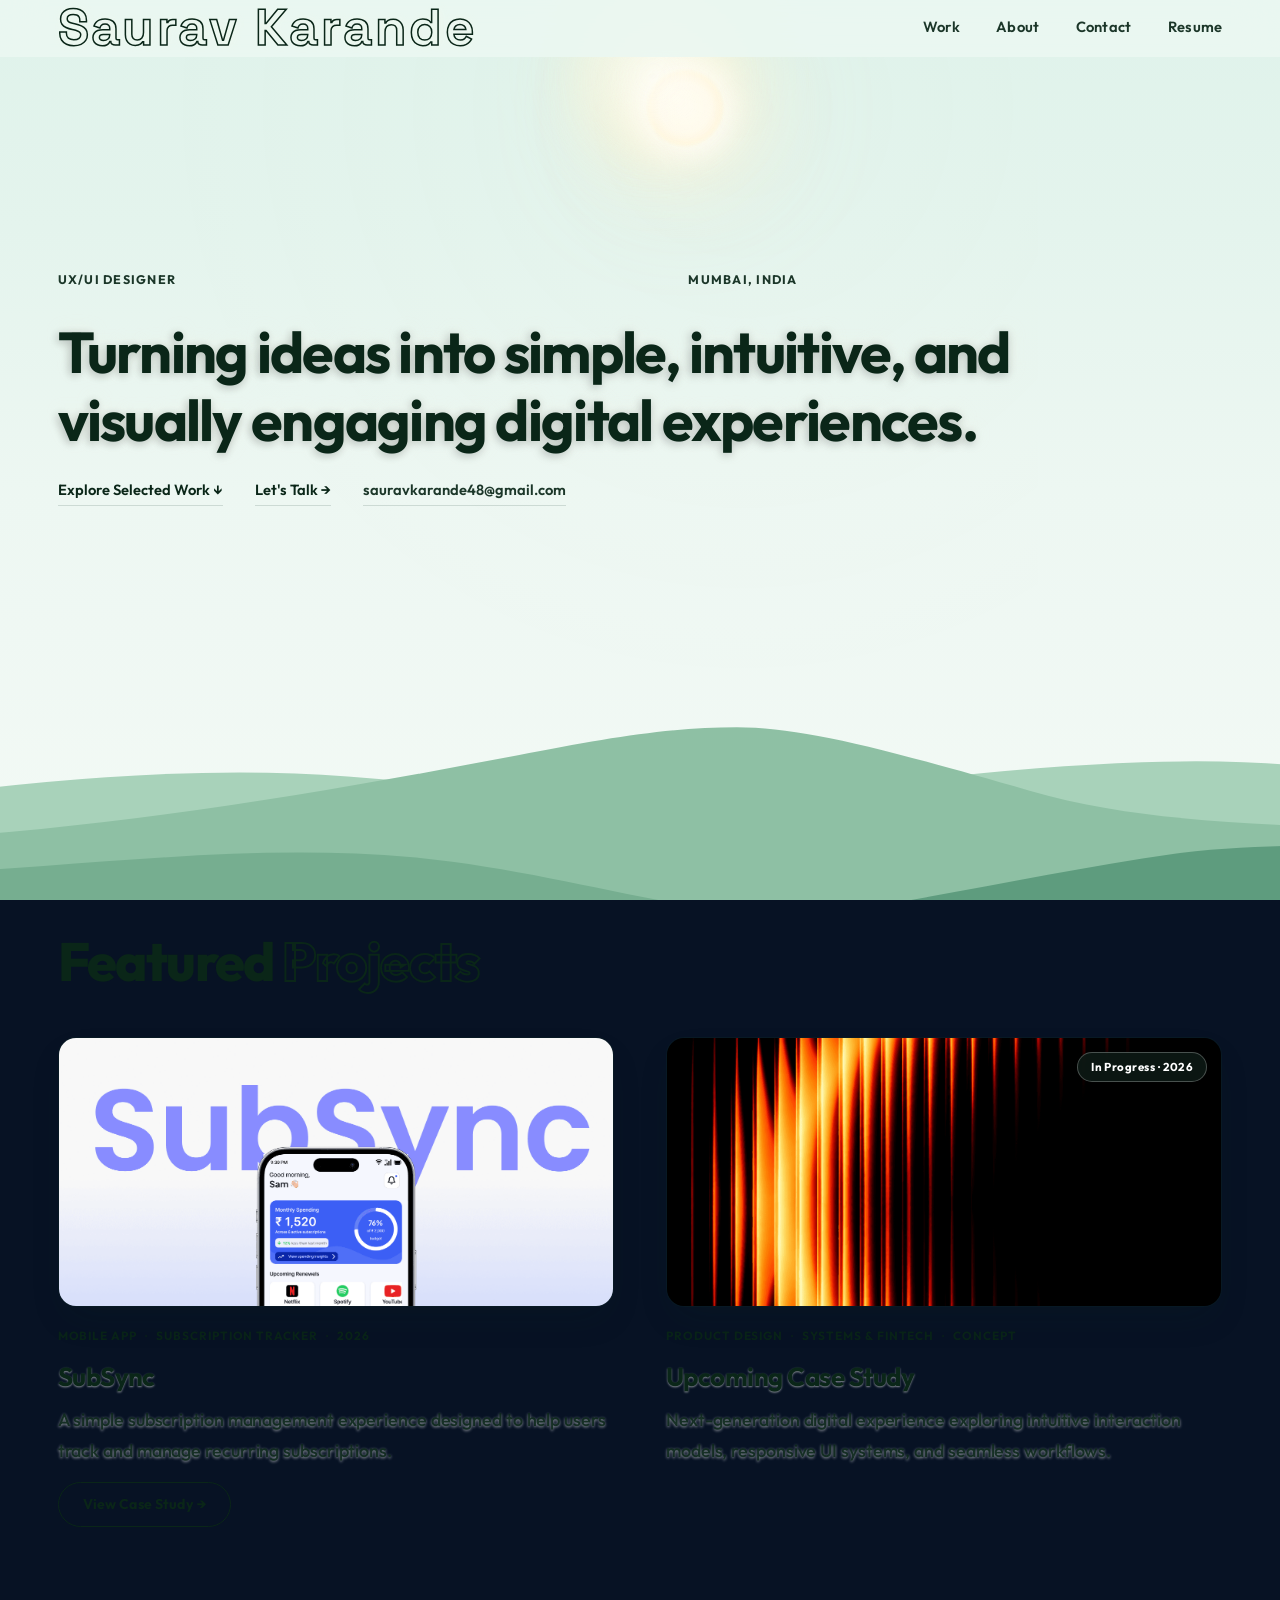
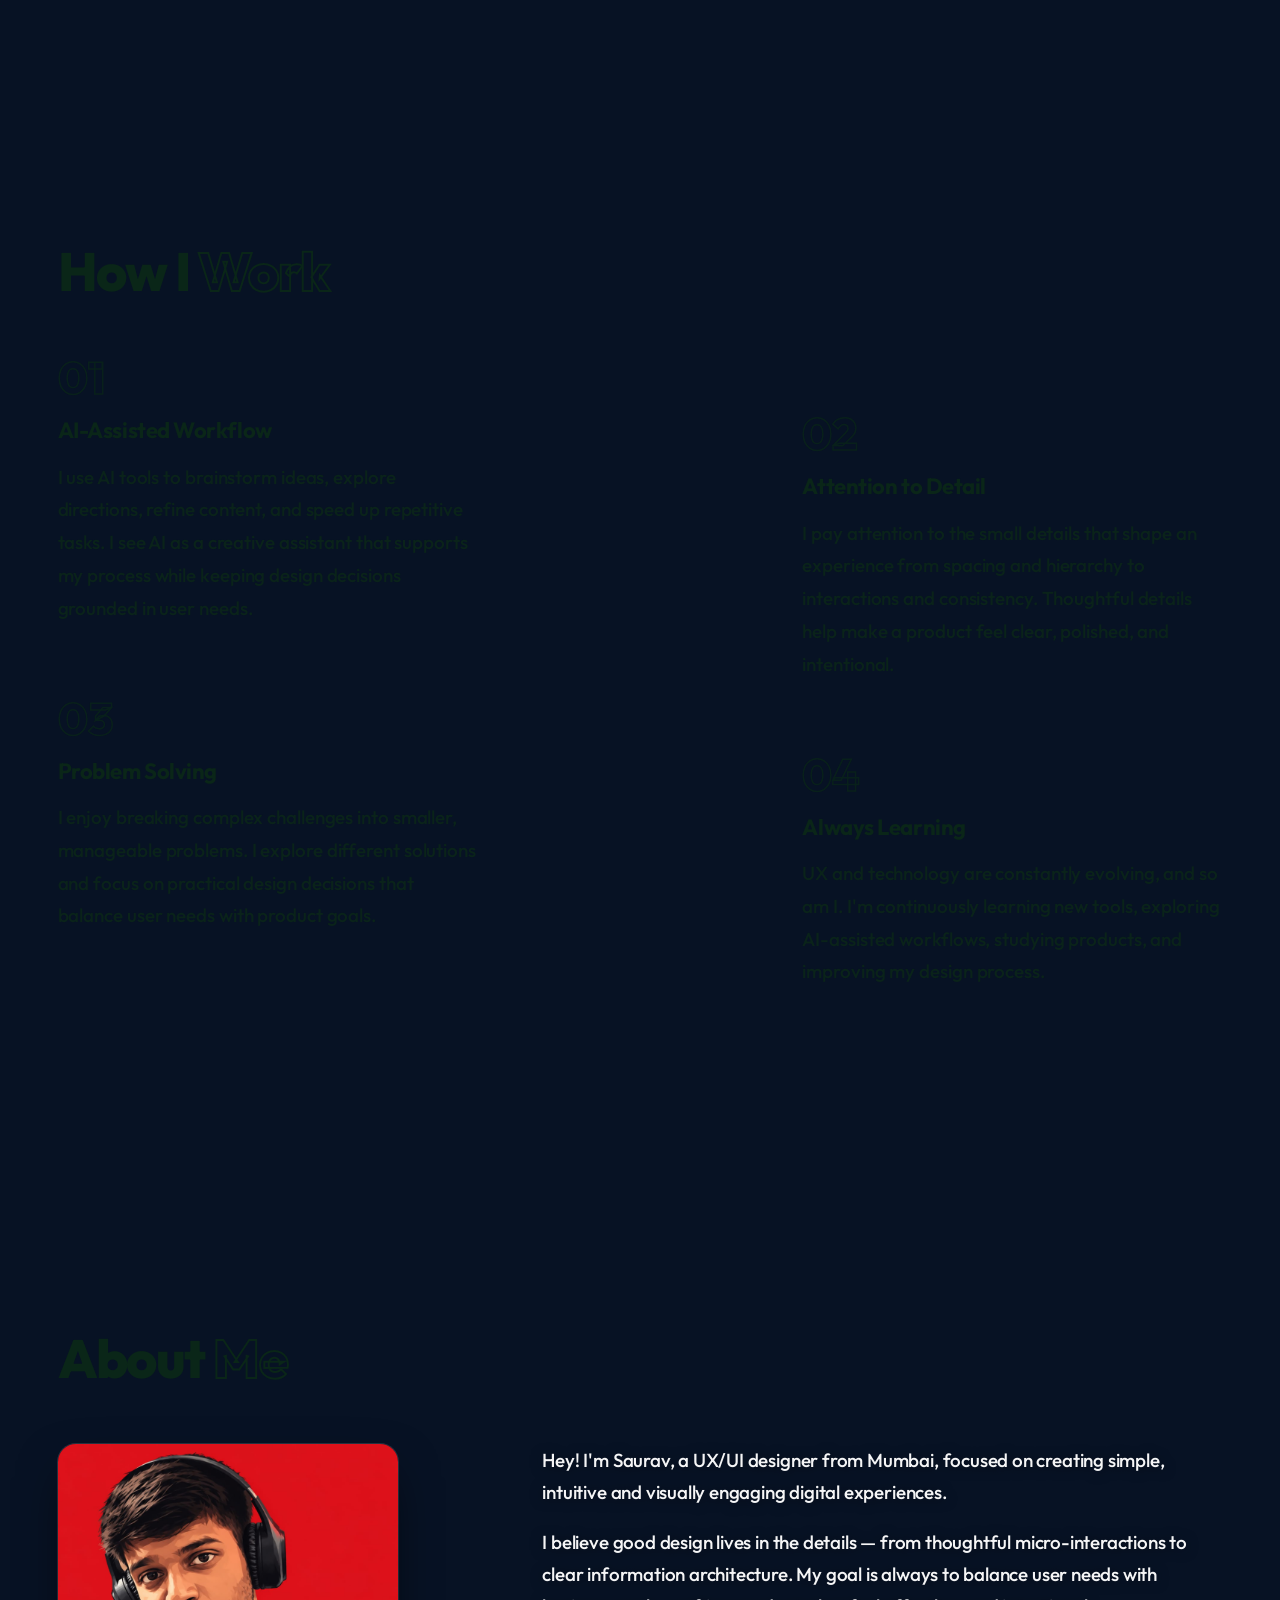
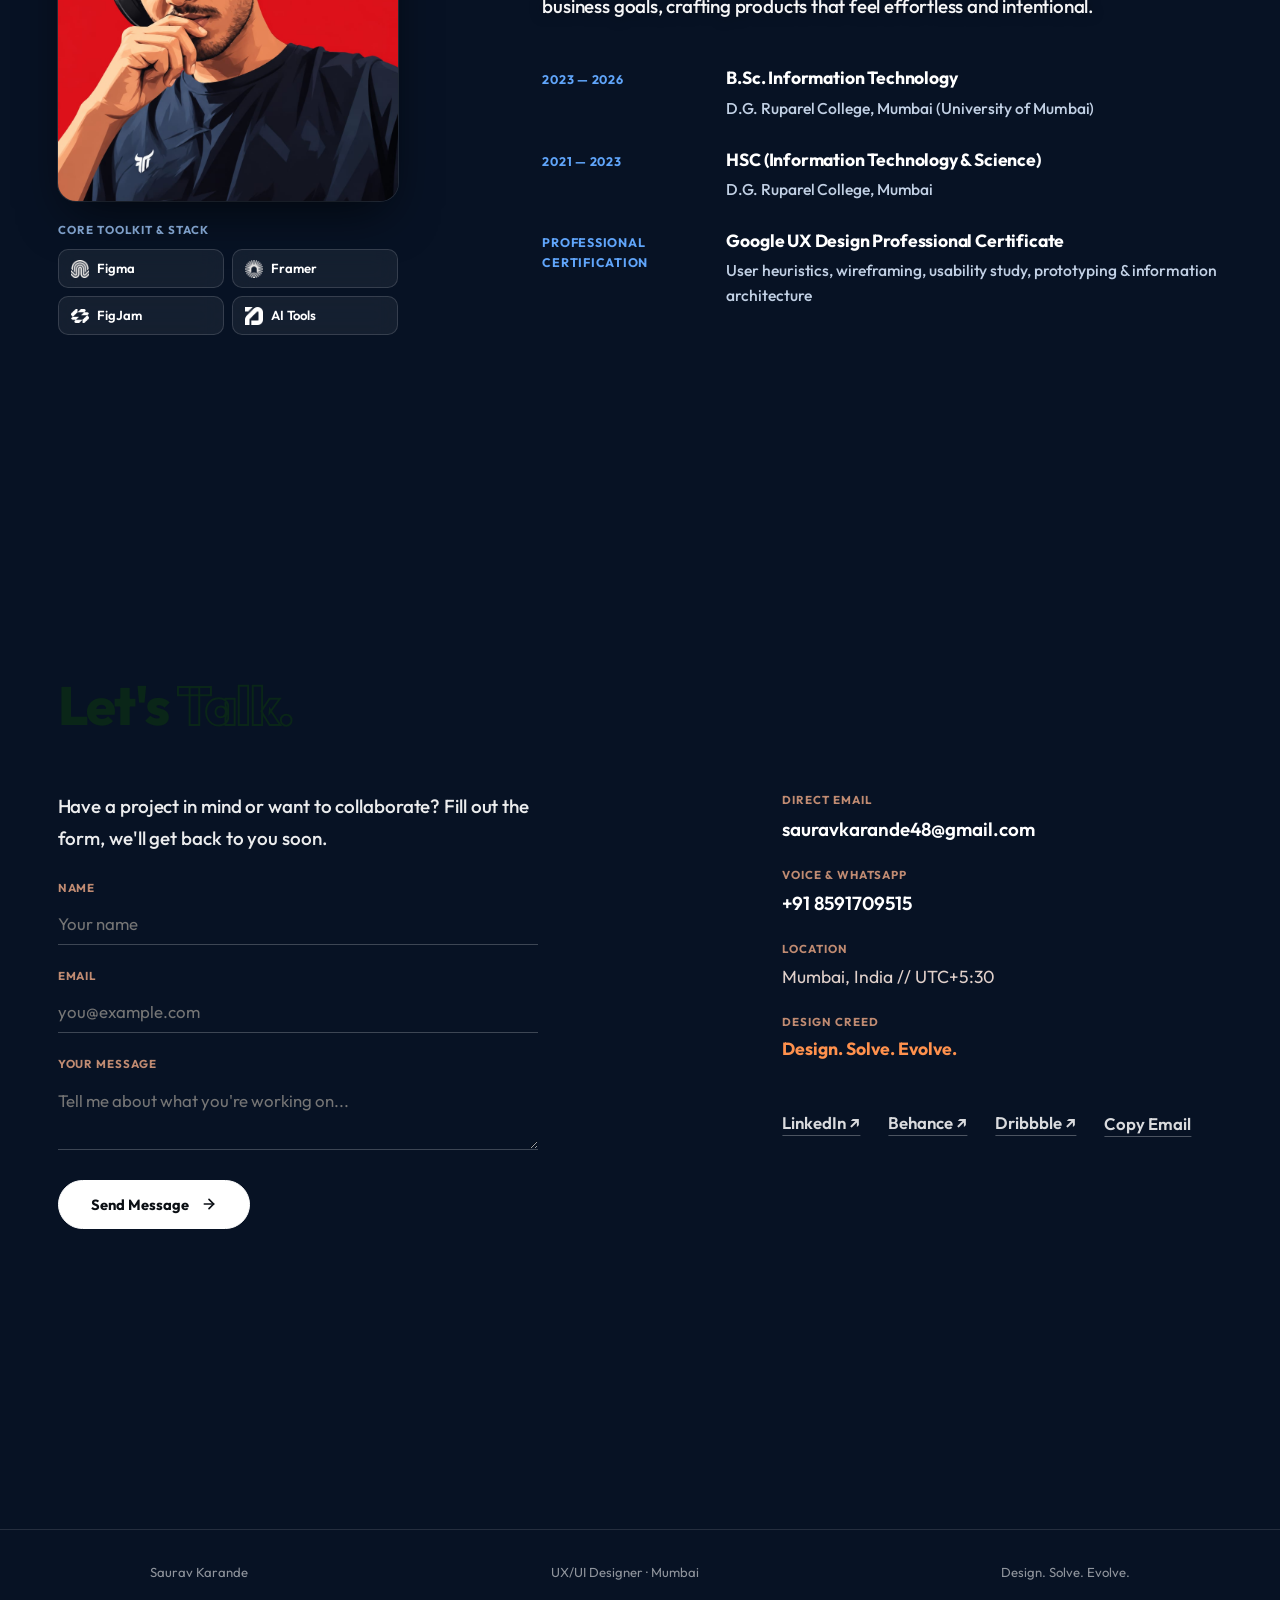
<file: index.html>
<!DOCTYPE html>
<html lang="en">
<head>
  <meta charset="UTF-8">
  <meta name="viewport" content="width=device-width, initial-scale=1.0">
  <title>Saurav Karande — UX/UI Designer</title>
  <meta name="description" content="Portfolio of Saurav Karande. UX/UI Designer based in Mumbai, focused on creating simple, intuitive and visually engaging digital experiences.">
  
  <!-- Clean, Modern, Human Sans-Serif & Robust Geometric Typography -->
  <link rel="icon" type="image/png" href="images/saurav_avatar_sq.png">
  <link rel="preconnect" href="https://fonts.googleapis.com">
  <link rel="preconnect" href="https://fonts.gstatic.com" crossorigin>
  <link href="https://fonts.googleapis.com/css2?family=Outfit:wght@400;500;600;700;800&family=Plus+Jakarta+Sans:wght@400;500;600;700;800&family=Space+Grotesk:wght@600;700;800&display=swap" rel="stylesheet">
  
  <link rel="stylesheet" href="style.css">
</head>
<body>

  <!-- =========================================================================
       THE LIVING GEOLOGICAL HORIZON (8-Layer Panorama, Lower Placement)
       ========================================================================= -->
  <div class="geological-viewport" id="geoViewport" aria-hidden="true">
    
    <!-- Atmospheric Sky Backdrop -->
    <div class="strata-backdrop" id="strataBackdrop"></div>

    <!-- Celestial Rotating Star Field (Appears after sunset, rotates sideways on scroll) -->
    <div class="celestial-stars-wrap" id="starsWrap" aria-hidden="true">
      <canvas id="starsCanvas" class="stars-canvas"></canvas>
    </div>

    <!-- The Celestial Sun (Expansive upper sky headroom - Draggable) -->
    <div class="celestial-sun-wrap" id="sunWrap" title="Drag me across the sky" role="button" tabindex="0" aria-label="Celestial Sun (Draggable)">
      <div class="celestial-sun"></div>
      <div class="sun-corona"></div>
      <div class="sun-optical-flare" id="sunFlare"></div>
    </div>

    <!-- Full-Width Panoramic Mountain Strata (Resting low, rising on scroll) -->
    
    <!-- Layer 1: Distant ethereal horizon crests -->
    <div class="mountain-layer layer-1" data-speed="0.03" data-drift="0.01">
      <svg viewBox="-100 0 1800 1600" preserveAspectRatio="none" class="layer-svg">
        <path class="ridge-path" fill="var(--m-layer-1)" d="M -100 480 Q 220 430, 440 450 T 880 500 Q 1180 440, 1420 430 T 1800 480 L 1800 1600 L -100 1600 Z" />
      </svg>
    </div>

    <!-- Layer 2: The Grand Central Summit Peak -->
    <div class="mountain-layer layer-2" data-speed="0.06" data-drift="0.02">
      <svg viewBox="-100 0 1800 1600" preserveAspectRatio="none" class="layer-svg">
        <path class="ridge-path" fill="var(--m-layer-2)" d="M -100 540 C 180 520, 420 470, 650 420 C 760 395, 840 380, 920 380 C 1000 380, 1100 410, 1280 470 C 1460 530, 1640 510, 1800 540 L 1800 1600 L -100 1600 Z" />
      </svg>
    </div>

    <!-- Layer 3: Upper-mid undulating shoulders -->
    <div class="mountain-layer layer-3" data-speed="0.10" data-drift="-0.02">
      <svg viewBox="-100 0 1800 1600" preserveAspectRatio="none" class="layer-svg">
        <path class="ridge-path" fill="var(--m-layer-3)" d="M -100 590 C 140 575, 320 545, 520 565 C 700 585, 840 645, 1020 655 C 1200 665, 1440 605, 1800 585 L 1800 1600 L -100 1600 Z" />
      </svg>
    </div>

    <!-- Layer 4: Prominent mid-distance crest -->
    <div class="mountain-layer layer-4" data-speed="0.15" data-drift="0.03">
      <svg viewBox="-100 0 1800 1600" preserveAspectRatio="none" class="layer-svg">
        <path class="ridge-path" fill="var(--m-layer-4)" d="M -100 660 C 200 640, 500 670, 800 670 C 1000 670, 1220 600, 1460 560 C 1600 540, 1720 550, 1800 570 L 1800 1600 L -100 1600 Z" />
      </svg>
    </div>

    <!-- Layer 5: Lower-mid rolling range -->
    <div class="mountain-layer layer-5" data-speed="0.20" data-drift="-0.03">
      <svg viewBox="-100 0 1800 1600" preserveAspectRatio="none" class="layer-svg">
        <path class="ridge-path" fill="var(--m-layer-5)" d="M -100 720 C 140 690, 340 680, 500 720 C 680 755, 860 810, 1080 820 C 1320 830, 1560 760, 1800 740 L 1800 1600 L -100 1600 Z" />
      </svg>
    </div>

    <!-- Layer 6: Mid-lower rolling slopes -->
    <div class="mountain-layer layer-6" data-speed="0.25" data-drift="0.04">
      <svg viewBox="-100 0 1800 1600" preserveAspectRatio="none" class="layer-svg">
        <path class="ridge-path" fill="var(--m-layer-6)" d="M -100 790 C 200 780, 440 830, 700 830 C 960 830, 1220 780, 1440 800 C 1620 820, 1720 840, 1800 850 L 1800 1600 L -100 1600 Z" />
      </svg>
    </div>

    <!-- Layer 7: Lower foothills -->
    <div class="mountain-layer layer-7" data-speed="0.30" data-drift="-0.04">
      <svg viewBox="-100 0 1800 1600" preserveAspectRatio="none" class="layer-svg">
        <path class="ridge-path" fill="var(--m-layer-7)" d="M -100 860 C 260 850, 520 885, 820 870 C 1060 850, 1320 880, 1540 865 C 1660 855, 1740 865, 1800 875 L 1800 1600 L -100 1600 Z" />
      </svg>
    </div>

    <!-- Layer 8: Frontmost silhouetted ridge -->
    <div class="mountain-layer layer-8" data-speed="0.36" data-drift="0.05">
      <svg viewBox="-100 0 1800 1600" preserveAspectRatio="none" class="layer-svg">
        <path class="ridge-path" fill="var(--m-layer-8)" d="M -100 930 C 120 940, 260 970, 420 980 C 620 990, 800 1010, 1040 1010 C 1280 1010, 1500 970, 1800 990 L 1800 1600 L -100 1600 Z" />
      </svg>
    </div>

    <!-- The Earth's Molten Crust (rises at bottom) -->
    <div class="molten-crust-glow" id="moltenGlow"></div>

    <!-- Subtle atmospheric grain -->
    <div class="subtle-grain"></div>
  </div>


  <!-- =========================================================================
       MINIMAL UNINTRUSIVE HEADER (Pure Typographic Mark)
       ========================================================================= -->
  <header class="studio-header">
    <div class="header-inner">
      <a href="#top" class="studio-mark">
        <span class="mark-name">Saurav Karande</span>
      </a>

      <nav class="studio-nav">
        <a href="#work" class="nav-item">Work</a>
        <a href="#about" class="nav-item">About</a>
        <a href="#contact" class="nav-item">Contact</a>
        <a href="Saurav_Karande_Resume.pdf" target="_blank" rel="noopener noreferrer" class="nav-item" id="navResumeBtn">Resume</a>
      </nav>
    </div>
  </header>


  <!-- =========================================================================
       EDITORIAL CONTENT FLOW (Sitting in Open, Luminous Upper Space)
       ========================================================================= -->
  <main class="exhibition-flow" id="top">

    <!-- =======================================================================
         1. HERO: Expansive, Modern Typography (No Photo Duplication)
         ======================================================================= -->
    <section class="monument-hero">
      
      <div class="hero-identity-line">
        <span class="spec-caps">UX/UI Designer</span>
        <span class="spec-caps">Mumbai, India</span>
      </div>

      <h1 class="monument-title">
        Turning ideas into simple, intuitive, and visually engaging digital experiences.
      </h1>

      <div class="hero-direct-links">
        <a href="#work" class="direct-link">Explore Selected Work &darr;</a>
        <a href="#contact" class="direct-link">Let's Talk &rarr;</a>
        <a href="mailto:sauravkarande48@gmail.com" class="direct-link email-link">sauravkarande48@gmail.com</a>
      </div>

    </section>


    <!-- =======================================================================
         2. SELECTED WORK: Clean, Premium Project Showcase (No Fake Console Bars)
         ======================================================================= -->
    <section class="monument-works" id="work">
      
      <div class="monument-section-head">
        <h2 class="head-title"><span class="title-solid">Featured</span> <span class="title-outline">Projects</span></h2>
      </div>

      <div class="projects-grid">
        <!-- PROJECT 01: SubSync -->
        <article class="project-showcase-card" id="project-subsync">
          <a href="https://www.behance.net/gallery/255339935/SubSync-Subscription-Management-Mobile-App?platform=direct" target="_blank" rel="noopener noreferrer" class="project-media-wrap" id="btnOpenSubsyncCard" aria-label="Open SubSync Case Study in a new tab">
            <img src="images/subsync_cover.png" alt="SubSync App Mockup" class="project-media-img" loading="lazy">
            <div class="project-media-overlay">
              <span class="media-hover-pill">
                <span>View Case Study</span>
                <svg width="14" height="14" viewBox="0 0 24 24" fill="none" stroke="currentColor" stroke-width="2.5" stroke-linecap="round" stroke-linejoin="round"><path d="M7 17L17 7"/><path d="M7 7h10v10"/></svg>
              </span>
            </div>
          </a>

          <div class="project-meta-row">
            <div class="project-tag-list">
              <span class="proj-tag">Mobile App</span>
              <span class="proj-tag">Subscription Tracker</span>
              <span class="proj-tag">2026</span>
            </div>
            <h3 class="project-heading">SubSync</h3>
            <p class="project-summary">
              A simple subscription management experience designed to help users track and manage recurring subscriptions.
            </p>
            <div class="project-action-col">
              <a href="https://www.behance.net/gallery/255339935/SubSync-Subscription-Management-Mobile-App?platform=direct" target="_blank" rel="noopener noreferrer" class="btn-clean-casestudy" id="btnOpenSubsyncModal">
                View Case Study &rarr;
              </a>
            </div>
          </div>
        </article>

        <!-- PROJECT 02: Upcoming Case Study -->
        <article class="project-showcase-card" id="project-upcoming">
          <div class="project-media-wrap">
            <img src="images/upcoming_cover.png" alt="Upcoming Case Study Preview" class="project-media-img" loading="lazy">
            <div class="project-media-badge">
              <span>In Progress · 2026</span>
            </div>
          </div>

          <div class="project-meta-row">
            <div class="project-tag-list">
              <span class="proj-tag">Product Design</span>
              <span class="proj-tag">Systems & FinTech</span>
              <span class="proj-tag">Concept</span>
            </div>
            <h3 class="project-heading">Upcoming Case Study</h3>
            <p class="project-summary">
              Next-generation digital experience exploring intuitive interaction models, responsive UI systems, and seamless workflows.
            </p>
          </div>
        </article>
      </div>

    </section>


    <!-- =======================================================================
         3. HOW I WORK: Unboxed 4 Pillars (2 on each side, zero card containers)
         ======================================================================= -->
    <section class="monument-manifesto" id="how-i-work">
      
      <div class="monument-section-head">
        <h2 class="head-title"><span class="title-solid">How I</span> <span class="title-outline">Work</span></h2>
      </div>

      <div class="how-i-work-spread">
        
        <!-- Left Side: Points 01 & 03 -->
        <div class="pillar-col pillar-col-left">
          <div class="unboxed-point">
            <span class="point-num">01</span>
            <h3 class="point-title">AI-Assisted Workflow</h3>
            <p class="point-desc">
              I use AI tools to brainstorm ideas, explore directions, refine content, and speed up repetitive tasks. I see AI as a creative assistant that supports my process while keeping design decisions grounded in user needs.
            </p>
          </div>

          <div class="unboxed-point">
            <span class="point-num">03</span>
            <h3 class="point-title">Problem Solving</h3>
            <p class="point-desc">
              I enjoy breaking complex challenges into smaller, manageable problems. I explore different solutions and focus on practical design decisions that balance user needs with product goals.
            </p>
          </div>
        </div>

        <!-- Right Side: Points 02 & 04 -->
        <div class="pillar-col pillar-col-right">
          <div class="unboxed-point">
            <span class="point-num">02</span>
            <h3 class="point-title">Attention to Detail</h3>
            <p class="point-desc">
              I pay attention to the small details that shape an experience from spacing and hierarchy to interactions and consistency. Thoughtful details help make a product feel clear, polished, and intentional.
            </p>
          </div>

          <div class="unboxed-point">
            <span class="point-num">04</span>
            <h3 class="point-title">Always Learning</h3>
            <p class="point-desc">
              UX and technology are constantly evolving, and so am I. I'm continuously learning new tools, exploring AI-assisted workflows, studying products, and improving my design process.
            </p>
          </div>
        </div>

      </div>

    </section>


    <!-- =======================================================================
         4. ABOUT SAURAV: Unboxed Editorial Spread (No Container Cards)
         ======================================================================= -->
    <section class="monument-biography" id="about">
      
      <div class="monument-section-head">
        <h2 class="head-title"><span class="title-solid">About</span> <span class="title-outline">Me</span></h2>
      </div>

      <div class="about-unboxed-spread">
        
        <!-- Left Side: Saurav's Portrait & Core Toolkit (Free Floating) -->
        <div class="about-visual-side">
          <div class="about-portrait-wrap">
            <img src="images/saurav_actual_portrait.png" alt="Saurav Karande" class="about-photo-unboxed" loading="lazy">
          </div>
          
          <div class="about-toolkit-wrap">
            <div class="tools-label">Core Toolkit & Stack</div>
            <div class="toolkit-chips-row">
              <div class="tool-pill">
                <img src="images/icon_figma.png" alt="Figma">
                <span>Figma</span>
              </div>
              <div class="tool-pill">
                <img src="images/icon_framer.png" alt="Framer">
                <span>Framer</span>
              </div>
              <div class="tool-pill">
                <img src="images/icon_figjam.png" alt="FigJam">
                <span>FigJam</span>
              </div>
              <div class="tool-pill">
                <img src="images/icon_ai.png" alt="AI Tools">
                <span>AI Tools</span>
              </div>
            </div>
          </div>
        </div>

        <!-- Right Side: Expansive Editorial Narrative & Education Timeline -->
        <div class="about-editorial-side">
          <div class="editorial-bio-lead">
            <p class="bio-text-lg">
              Hey! I'm Saurav, a UX/UI designer from Mumbai, focused on creating simple, intuitive and visually engaging digital experiences.
            </p>
            <p class="bio-text-lg">
              I believe good design lives in the details — from thoughtful micro-interactions to clear information architecture. My goal is always to balance user needs with business goals, crafting products that feel effortless and intentional.
            </p>
          </div>

          <div class="unboxed-timeline">
            <div class="timeline-entry">
              <span class="entry-year">2023 — 2026</span>
              <div class="entry-content">
                <h4 class="entry-title">B.Sc. Information Technology</h4>
                <p class="entry-sub">D.G. Ruparel College, Mumbai (University of Mumbai)</p>
              </div>
            </div>

            <div class="timeline-entry">
              <span class="entry-year">2021 — 2023</span>
              <div class="entry-content">
                <h4 class="entry-title">HSC (Information Technology & Science)</h4>
                <p class="entry-sub">D.G. Ruparel College, Mumbai</p>
              </div>
            </div>

            <div class="timeline-entry">
              <span class="entry-year">Professional Certification</span>
              <div class="entry-content">
                <h4 class="entry-title">Google UX Design Professional Certificate</h4>
                <p class="entry-sub">User heuristics, wireframing, usability study, prototyping & information architecture</p>
              </div>
            </div>
          </div>
        </div>

      </div>

    </section>


    <!-- =======================================================================
         5. THE CORE: Molten Magma & Unboxed "Let's talk." Spread
         ======================================================================= -->
    <section class="monument-core" id="contact">
      <div class="monument-section-head">
        <h2 class="head-title"><span class="title-solid">Let's</span> <span class="title-outline">Talk.</span></h2>
      </div>

      <div class="contact-unboxed-spread">
        
        <!-- Left Side: Editorial Lead & Minimalist Form (Aligned to left margin) -->
        <div class="contact-action-side">
          <p class="contact-lead-desc">
            Have a project in mind or want to collaborate? Fill out the form, we'll get back to you soon.
          </p>

          <form class="unboxed-contact-form" id="contactForm">
            <div class="unboxed-field">
              <label class="field-label" for="userName">Name</label>
              <input class="underline-input" type="text" id="userName" name="name" placeholder="Your name" required>
            </div>

            <div class="unboxed-field">
              <label class="field-label" for="userEmail">Email</label>
              <input class="underline-input" type="email" id="userEmail" name="email" placeholder="you@example.com" required>
            </div>

            <div class="unboxed-field">
              <label class="field-label" for="userProject">Your Message</label>
              <textarea class="underline-textarea" id="userProject" name="project" placeholder="Tell me about what you're working on..." required></textarea>
            </div>

            <button class="btn-unboxed-submit" type="submit" id="btnSubmitForm">
              <span>Send Message</span>
              <svg width="16" height="16" viewBox="0 0 24 24" fill="none" stroke="currentColor" stroke-width="2.5" stroke-linecap="round" stroke-linejoin="round"><path d="M5 12h14"/><path d="m12 5 7 7-7 7"/></svg>
            </button>
          </form>
        </div>

        <!-- Right Side: Direct Coordinates & Network -->
        <div class="contact-details-side">
          <div class="direct-channel-list">
            <div class="direct-channel-item">
              <span class="channel-label">Direct Email</span>
              <a href="mailto:sauravkarande48@gmail.com" class="channel-value email-value">sauravkarande48@gmail.com</a>
            </div>

            <div class="direct-channel-item">
              <span class="channel-label">Voice & WhatsApp</span>
              <a href="tel:+918591709515" class="channel-value">+91 8591709515</a>
            </div>

            <div class="direct-channel-item">
              <span class="channel-label">Location</span>
              <span class="channel-value-static">Mumbai, India // UTC+5:30</span>
            </div>

            <div class="direct-channel-item">
              <span class="channel-label">Design Creed</span>
              <span class="channel-creed">Design. Solve. Evolve.</span>
            </div>
          </div>

          <div class="unboxed-network-row">
            <a href="https://www.linkedin.com/in/saurav-karande-789328412/" target="_blank" rel="noopener noreferrer" class="social-text-link">LinkedIn &nearr;</a>
            <a href="https://www.behance.net/sauravkarande11" target="_blank" rel="noopener noreferrer" class="social-text-link">Behance &nearr;</a>
            <a href="https://dribbble.com/saurav-karande" target="_blank" rel="noopener noreferrer" class="social-text-link">Dribbble &nearr;</a>
            <button class="social-text-link copy-pill" id="btnCopyEmail" type="button">Copy Email</button>
          </div>
        </div>

      </div>

    </section>

  </main>




  <!-- =========================================================================
       SUBTLE ARCHITECTURAL FOOTER
       ========================================================================= -->
  <footer class="monument-footer">
    <div class="footer-inner">
      <span>Saurav Karande</span>
      <span>UX/UI Designer · Mumbai</span>
      <span>Design. Solve. Evolve.</span>
    </div>
  </footer>

  <div class="minimal-toast" id="minimalToast" role="status">
    Copied to clipboard
  </div>

  <script src="script.js"></script>
</body>
</html>
</file>
<file: style.css>
/* ==========================================================================
   SAURAV KARANDE — UI/UX & PRODUCT DESIGN PORTFOLIO
   The Living Horizon: 8-Layer Mountain Panorama Pulled Lower for Open Sky
   Syne & Instrument Serif & Plus Jakarta Sans · Specimen Architecture Loupe
   Living Volcanic Magma Canvas · Whisper Elevation Gauge · Zero AI Slop
   ========================================================================== */

:root {
  /* Dynamic Gradients & Colors (Interpolated in script.js) */
  --sky-gradient: linear-gradient(180deg, #daeee6 0%, #f0faf4 100%);
  
  /* 8 Mountain Ridge Fills (Lush Alpine Morning Greens) */
  --m-layer-1: #a2ccb4;
  --m-layer-2: #88ba9e;
  --m-layer-3: #70a88a;
  --m-layer-4: #5a9678;
  --m-layer-5: #468466;
  --m-layer-6: #347256;
  --m-layer-7: #266046;
  --m-layer-8: #1a4e38;

  /* The Celestial Sun */
  --sun-y: 0;
  --sun-scale: 1;
  --sun-opacity: 1;
  --sun-core: #ffffff;
  --sun-glow: rgba(255, 255, 255, 0.95);
  --sun-corona: rgba(255, 235, 175, 0.55);

  /* Molten Crust Heat */
  --molten-glow-opacity: 0;

  /* Dynamic Contrast Typography */
  --text-hero-title: #0a2618;
  --text-hero-sub: rgba(10, 38, 24, 0.92);
  --text-primary: #0a2618;
  --text-secondary: rgba(10, 38, 24, 0.86);
  --text-muted: rgba(10, 38, 24, 0.60);
  --text-shadow-active: none;
  --border-line: rgba(20, 56, 40, 0.15);
  --header-bg: rgba(235, 248, 242, 0.88);

  /* Typography - Clean Modern Sans & Thick Geometric Paragraphs */
  --font-sans: 'Outfit', 'Plus Jakarta Sans', -apple-system, BlinkMacSystemFont, "Segoe UI", sans-serif;
  --font-para: 'Outfit', 'Plus Jakarta Sans', -apple-system, BlinkMacSystemFont, "Segoe UI", sans-serif;
  --font-serif: 'Outfit', 'Plus Jakarta Sans', -apple-system, BlinkMacSystemFont, "Segoe UI", sans-serif;
  --font-syne: 'Outfit', 'Plus Jakarta Sans', -apple-system, BlinkMacSystemFont, "Segoe UI", sans-serif;
}

/* High-Performance Theme Classes (Luminous Midnight Blue Atmosphere) */
body.dark-strata {
  --text-hero-title: #ffffff;
  --text-hero-sub: rgba(255, 255, 255, 0.9);
  --text-primary: #ffffff;
  --text-secondary: rgba(225, 240, 255, 0.88);
  --text-muted: rgba(165, 205, 255, 0.7);
  --text-shadow-active: 0 2px 14px rgba(4, 12, 28, 0.85);
  --header-bg: rgba(10, 24, 52, 0.85);
  --border-line: rgba(100, 175, 255, 0.22);
}

/* Base Reset (Native friction-free scrolling on Windows mouse wheels) */
*, *::before, *::after {
  box-sizing: border-box;
  margin: 0;
  padding: 0;
}

html {
  font-size: 16px;
  background-color: #071224;
  color: var(--text-primary);
  font-family: var(--font-sans);
  text-rendering: optimizeLegibility;
  -webkit-font-smoothing: antialiased;
  -moz-osx-font-smoothing: grayscale;
}

body {
  min-height: 100vh;
  position: relative;
  overflow-x: hidden;
  line-height: 1.6;
}

/* Global Robust, Thick Paragraph Typography */
p {
  font-family: var(--font-para);
  font-weight: 500;
  letter-spacing: -0.005em;
}

::selection {
  background: #e25b30;
  color: #ffffff;
}

/* ==========================================================================
   THE 8-LAYER LIVING HORIZON VIEWPORT (HARDWARE COMPOSITED & ISOLATED)
   ========================================================================== */
.geological-viewport {
  position: fixed;
  top: 0;
  left: 0;
  width: 100vw;
  height: 100vh;
  pointer-events: none;
  z-index: 0;
  overflow: hidden;
  contain: strict;
  transform: translateZ(0);
}

/* Backdrop extends past screen to prevent edge gaps */
.strata-backdrop {
  position: absolute;
  top: -6%;
  left: -6%;
  width: 112%;
  height: 112%;
  background: var(--sky-gradient);
  transform: translateZ(0);
}

/* Celestial Rotating Star Field (Hardware-Accelerated Rotational Dome) */
.celestial-stars-wrap {
  position: absolute;
  top: -25%;
  left: -25%;
  width: 150%;
  height: 150%;
  pointer-events: none;
  z-index: 1;
  opacity: 0;
  transform-origin: 50% 85%;
  will-change: transform, opacity;
  transition: opacity 0.35s ease;
}

.stars-canvas {
  width: 100%;
  height: 100%;
  display: block;
}

/* The Celestial Sinking Sun (Interactive Draggable Celestial Element) */
.celestial-sun-wrap {
  position: absolute;
  top: 70px;
  left: 56%;
  transform: translate3d(-50%, 0, 0);
  pointer-events: auto;
  cursor: grab;
  touch-action: none;
  user-select: none;
  -webkit-user-select: none;
  z-index: 1;
  padding: 32px;
  margin: -32px;
  border-radius: 50%;
  will-change: transform, opacity;
  outline: none;
}

.celestial-sun-wrap:hover {
  cursor: grab;
}

.celestial-sun-wrap:active,
.celestial-sun-wrap.dragging,
body.sun-dragging .celestial-sun-wrap {
  cursor: grabbing !important;
}

body.sun-dragging {
  cursor: grabbing !important;
  user-select: none !important;
  -webkit-user-select: none !important;
}

.celestial-sun {
  width: 76px;
  height: 76px;
  border-radius: 50%;
  background: radial-gradient(circle, #ffffff 0%, #fffef8 46%, #fff6de 74%, transparent 100%);
  filter: blur(1.5px);
  box-shadow: 
    0 0 28px 12px rgba(255, 255, 255, 0.95),
    0 0 70px 30px rgba(255, 246, 218, 0.5),
    0 0 110px 45px rgba(255, 238, 195, 0.25);
  pointer-events: none;
  transition: transform 0.22s cubic-bezier(0.2, 0.9, 0.3, 1), box-shadow 0.25s ease;
}

.celestial-sun-wrap:hover .celestial-sun {
  transform: scale(1.04);
}

.celestial-sun-wrap:active .celestial-sun,
.celestial-sun-wrap.dragging .celestial-sun {
  transform: scale(0.96);
}

.sun-corona {
  position: absolute;
  top: -50px;
  left: -50px;
  width: 176px;
  height: 176px;
  border-radius: 50%;
  background: radial-gradient(circle, rgba(255, 255, 255, 0.7) 0%, rgba(255, 248, 222, 0.35) 45%, rgba(255, 236, 185, 0.12) 68%, transparent 78%);
  filter: blur(18px);
  pointer-events: none;
}

.sun-optical-flare {
  position: absolute;
  top: -85px;
  left: -85px;
  width: 246px;
  height: 246px;
  border-radius: 50%;
  pointer-events: none;
  background: radial-gradient(circle, rgba(255, 250, 230, 0.25) 0%, rgba(255, 240, 195, 0.08) 50%, transparent 75%);
  filter: blur(24px);
}

/* Mountain Layers: Hardware Accelerated & Contained */
.mountain-layer {
  position: absolute;
  top: 0;
  left: -7%;
  width: 114%;
  height: 125vh;
  contain: layout paint;
  transform: translate3d(0, 0, 0);
  will-change: transform;
  backface-visibility: hidden;
}

.mountain-layer.layer-1 { z-index: 2; }
.mountain-layer.layer-2 { z-index: 3; }
.mountain-layer.layer-3 { z-index: 4; }
.mountain-layer.layer-4 { z-index: 5; }
.mountain-layer.layer-5 { z-index: 6; }
.mountain-layer.layer-6 { z-index: 7; }
.mountain-layer.layer-7 { z-index: 8; }
.mountain-layer.layer-8 { z-index: 9; }

.layer-svg {
  width: 100%;
  height: 100%;
  display: block;
}

/* Crisp Geometric Paths with ZERO CPU Drop-Shadow Bottleneck */
.ridge-path {
  shape-rendering: geometricPrecision;
}

/* Molten Crust Heat Glow - Completely hidden to eliminate any glow dome */
.molten-crust-glow {
  display: none !important;
}

.subtle-grain {
  display: none;
}


/* ==========================================================================
   WHISPER-QUIET GEOLOGICAL ELEVATION GAUGE (Right Edge Instrument)
   ========================================================================== */
.elevation-gauge {
  position: fixed;
  right: 24px;
  top: 50%;
  transform: translateY(-50%);
  z-index: 90;
  display: flex;
  flex-direction: row-reverse;
  align-items: center;
  gap: 12px;
  pointer-events: none;
}

.gauge-track {
  width: 2px;
  height: 120px;
  background: rgba(255, 255, 255, 0.2);
  border-radius: 9999px;
  position: relative;
  overflow: hidden;
  flex-shrink: 0;
}

.gauge-thumb {
  position: absolute;
  top: 0;
  left: 0;
  width: 100%;
  height: 24px;
  background: var(--text-hero-title);
  border-radius: 9999px;
  transition: transform 0.08s linear, background 0.3s ease;
}

.gauge-readout {
  display: flex;
  flex-direction: column;
  align-items: flex-end;
  text-align: right;
  width: 130px;
  flex-shrink: 0;
  gap: 2px;
}

.gauge-value {
  font-family: var(--font-syne);
  font-size: 0.74rem;
  font-weight: 700;
  letter-spacing: 0.06em;
  font-variant-numeric: tabular-nums;
  color: var(--text-hero-title);
  text-shadow: var(--text-shadow-active);
  transition: color 0.3s ease;
  white-space: nowrap;
}

.gauge-phase {
  font-size: 0.65rem;
  text-transform: uppercase;
  letter-spacing: 0.08em;
  color: var(--text-muted);
  text-shadow: var(--text-shadow-active);
  transition: color 0.3s ease;
  white-space: nowrap;
}


/* ==========================================================================
   MINIMAL ARCHITECTURAL STUDIO HEADER (BLURRED SAFE ZONE)
   ========================================================================== */
.studio-header {
  position: fixed;
  top: 0;
  left: 0;
  right: 0;
  z-index: 100;
  padding: 4px 0;
  backdrop-filter: blur(20px);
  -webkit-backdrop-filter: blur(20px);
  background: var(--header-bg);
  border-bottom: none;
  transition: background 0.3s ease;
  pointer-events: none;
}

.header-inner {
  max-width: 1480px;
  margin: 0 auto;
  padding: 0 clamp(24px, 4.5vw, 64px);
  display: flex;
  justify-content: space-between;
  align-items: center;
  pointer-events: auto;
}

.studio-mark {
  display: flex;
  align-items: center;
  gap: 16px;
  text-decoration: none;
  color: inherit;
}

.studio-avatar-icon {
  width: 32px;
  height: 32px;
  border-radius: 50%;
  object-fit: cover;
  border: 1.5px solid var(--border-line);
  box-shadow: 0 2px 8px rgba(0, 0, 0, 0.25);
  flex-shrink: 0;
}

.studio-mark-text {
  display: flex;
  align-items: center;
  gap: 10px;
}

.mark-name {
  font-family: 'Space Grotesk', var(--font-sans);
  font-size: clamp(2.7rem, 4.0vw, 3.6rem);
  font-weight: 700;
  -webkit-text-stroke: 1.5px var(--text-hero-title);
  color: transparent;
  letter-spacing: 0.045em;
  line-height: 0.95;
  display: inline-block;
  text-shadow: none;
  transition: -webkit-text-stroke 0.3s ease, color 0.25s ease, opacity 0.2s ease;
}

body.dark-strata .mark-name {
  font-family: 'Space Grotesk', var(--font-sans);
  font-size: clamp(2.7rem, 4.0vw, 3.6rem);
  font-weight: 700;
  -webkit-text-stroke: 1.5px #ffffff;
  color: transparent;
  letter-spacing: 0.045em;
  line-height: 0.95;
  text-shadow: none;
}

.studio-mark:hover .mark-name {
  color: var(--text-hero-title);
}

body.dark-strata .studio-mark:hover .mark-name {
  color: #ffffff;
}

.mark-sub {
  font-family: var(--font-sans);
  font-size: 0.78rem;
  font-weight: 700;
  color: var(--text-hero-sub);
  text-transform: uppercase;
  letter-spacing: 0.08em;
  text-shadow: var(--text-shadow-active);
  transition: color 0.3s ease;
  align-self: center;
  transform: translateY(-2px);
}

.studio-nav {
  display: flex;
  align-items: center;
  gap: 36px;
  transform: translateY(-2px);
}

.nav-item {
  font-size: 0.92rem;
  font-weight: 600;
  color: var(--text-hero-sub);
  text-decoration: none;
  text-shadow: var(--text-shadow-active);
  transition: all 0.2s ease;
  letter-spacing: 0.02em;
  display: inline-flex;
  align-items: center;
}

body.dark-strata .nav-item {
  color: rgba(255, 255, 255, 0.85);
  font-weight: 700;
}

body.dark-strata .nav-item:hover {
  -webkit-text-stroke: 0.8px #ffffff;
  color: transparent;
}

.nav-item:hover {
  color: var(--text-hero-title);
}


/* ==========================================================================
   EDITORIAL CONTENT FLOW
   ========================================================================== */
.exhibition-flow {
  position: relative;
  z-index: 20;
  max-width: 1480px;
  margin: 0 auto;
  padding: 0 clamp(24px, 4.5vw, 64px) 120px;
  pointer-events: none;
}

/* Re-enable pointer events ONLY on actual interactive controls */
.exhibition-flow a,
.exhibition-flow button,
.exhibition-flow input,
.exhibition-flow textarea,
.exhibition-flow select,
.exhibition-flow label,
.exhibition-flow .project-card,
.exhibition-flow .work-card,
.exhibition-flow .timeline-entry,
.exhibition-flow .unboxed-point,
.exhibition-flow .direct-channel-item,
.exhibition-flow .social-clean-link,
.exhibition-flow .tool-pill,
.exhibition-flow .stat-block,
.exhibition-flow .direct-link,
.exhibition-flow .btn-unboxed-submit,
.exhibition-flow .nav-item {
  pointer-events: auto;
}


/* ==========================================================================
   1. HERO: Sits in Open, Luminous Upper Sky (Zero colored words)
   ========================================================================= */
.monument-hero {
  min-height: 94vh;
  display: flex;
  flex-direction: column;
  justify-content: center;
  padding-top: 170px;
  padding-bottom: 240px;
  max-width: 980px;
  background: radial-gradient(circle 800px at var(--sun-x, 56%) var(--sun-y, 110px), rgba(255, 252, 238, 0.035) 0%, rgba(255, 245, 215, 0.01) 45%, transparent 75%);
}

.hero-identity-line {
  display: flex;
  justify-content: space-between;
  align-items: center;
  width: 100%;
  max-width: 740px;
  margin-bottom: 28px;
  text-shadow: var(--text-shadow-active);
}

.spec-caps {
  font-family: var(--font-sans);
  font-size: 0.78rem;
  font-weight: 700;
  letter-spacing: 0.1em;
  text-transform: uppercase;
  color: var(--text-hero-sub);
  transition: color 0.3s ease;
}

.monument-title {
  max-width: 980px;
  font-family: var(--font-sans);
  font-size: clamp(2.4rem, 4.5vw, 3.8rem);
  font-weight: 700;
  line-height: 1.18;
  letter-spacing: -0.03em;
  color: var(--text-hero-title);
  margin-bottom: 24px;
  text-shadow: var(--text-shadow-active);
  transition: color 0.3s ease, text-shadow 0.1s ease-out;
}

/* Explicitly NO colored words */
.monument-title em {
  font-style: normal;
  color: inherit;
}

.hero-manifesto-lead {
  max-width: 720px;
  margin-bottom: 36px;
}

.hero-manifesto-lead p {
  font-family: var(--font-para);
  font-size: clamp(1.15rem, 1.45vw, 1.32rem);
  font-weight: 500;
  line-height: 1.72;
  color: var(--text-hero-sub);
  text-shadow: var(--text-shadow-active);
  transition: color 0.3s ease;
}

.hero-direct-links {
  display: flex;
  align-items: center;
  gap: 32px;
  flex-wrap: wrap;
}

.direct-link {
  font-size: 0.92rem;
  font-weight: 600;
  color: var(--text-hero-title);
  text-decoration: none;
  border-bottom: 1.5px solid var(--border-line);
  padding-bottom: 3px;
  text-shadow: var(--text-shadow-active);
  transition: all 0.2s ease;
}

.direct-link:hover {
  border-color: var(--text-hero-title);
  transform: translateY(-1px);
}

.email-link {
  color: var(--text-hero-sub);
}


/* ==========================================================================
   SECTION ARCHITECTURE HEADER
   ========================================================================== */
.monument-section-head {
  display: flex;
  align-items: baseline;
  gap: 16px;
  border-top: none;
  padding-top: 0;
  margin-bottom: 44px;
}

.head-num {
  font-family: var(--font-syne);
  font-size: 0.88rem;
  font-weight: 800;
  letter-spacing: 0.05em;
  font-variant-numeric: tabular-nums;
  color: var(--text-muted);
  text-shadow: var(--text-shadow-active);
  transition: color 0.3s ease;
}

.head-title {
  font-family: var(--font-sans);
  font-size: clamp(2.4rem, 4.2vw, 3.4rem);
  font-weight: 800;
  color: var(--text-hero-title);
  letter-spacing: -0.03em;
  line-height: 1.15;
  text-shadow: var(--text-shadow-active);
  transition: color 0.3s ease;
}


/* ==========================================================================
   2. SELECTED ENDEAVORS (SPECIMEN ARCHITECTURE LOUPE)
   ========================================================================== */
.monument-works {
  min-height: 105vh;
  padding: 180px 0 200px;
}

.artifact-block {
  margin-bottom: 120px;
}

.artifact-block:last-child {
  margin-bottom: 40px;
}

.artifact-meta-bar {
  display: flex;
  justify-content: space-between;
  align-items: baseline;
  flex-wrap: wrap;
  gap: 14px;
  margin-bottom: 16px;
}

.artifact-title {
  font-family: var(--font-serif);
  font-size: clamp(2.4rem, 4.2vw, 3.4rem);
  font-weight: 400;
  color: var(--text-primary);
  line-height: 1.1;
  text-shadow: var(--text-shadow-active);
  transition: color 0.3s ease;
}

.artifact-spec {
  font-size: 0.82rem;
  font-weight: 600;
  text-transform: uppercase;
  letter-spacing: 0.08em;
  color: var(--text-muted);
  text-shadow: var(--text-shadow-active);
  transition: color 0.3s ease;
}

.artifact-premise {
  font-size: 1.05rem;
  line-height: 1.7;
  color: var(--text-secondary);
  max-width: 680px;
  margin-bottom: 24px;
  text-shadow: var(--text-shadow-active);
  transition: color 0.3s ease;
}

/* REFINED MOCKUP DISPLAY WITH INTEGRATED CONSOLE HEADER */
.artifact-display {
  display: flex;
  justify-content: center;
  align-items: center;
  margin: 16px 0 20px;
}

.artifact-frame {
  max-width: 820px;
  width: 100%;
  border-radius: 16px;
  overflow: hidden;
  box-shadow: 0 24px 50px -12px rgba(0, 0, 0, 0.7), 0 0 0 1px rgba(255, 255, 255, 0.16);
  background: rgba(10, 15, 20, 0.95);
  position: relative;
  transition: transform 0.35s ease, box-shadow 0.35s ease;
}

.artifact-frame:hover {
  transform: translateY(-4px);
  box-shadow: 0 30px 64px -12px rgba(0, 0, 0, 0.82), 0 0 0 1px rgba(255, 255, 255, 0.28);
}

/* Integrated Frame Console Bar */
.frame-console-bar {
  display: flex;
  justify-content: space-between;
  align-items: center;
  padding: 10px 18px;
  background: rgba(14, 20, 28, 0.96);
  border-bottom: 1px solid rgba(255, 255, 255, 0.12);
  backdrop-filter: blur(16px);
  -webkit-backdrop-filter: blur(16px);
  z-index: 5;
}

.console-title {
  display: flex;
  align-items: center;
  gap: 8px;
}

.console-dot {
  width: 7px;
  height: 7px;
  border-radius: 50%;
  background: #10b981;
  box-shadow: 0 0 8px rgba(16, 185, 129, 0.7);
}

.console-name {
  font-family: var(--font-syne);
  font-size: 0.72rem;
  font-weight: 700;
  letter-spacing: 0.08em;
  color: rgba(255, 255, 255, 0.8);
}

/* Specimen Toggle Bar (Segmented Control) */
.specimen-toggle-bar {
  display: inline-flex;
  padding: 3px;
  background: rgba(255, 255, 255, 0.08);
  border: 1px solid rgba(255, 255, 255, 0.14);
  border-radius: 9999px;
}

.specimen-tab {
  border: none;
  background: transparent;
  padding: 4px 14px;
  border-radius: 9999px;
  font-family: var(--font-sans);
  font-size: 0.74rem;
  font-weight: 600;
  color: rgba(255, 255, 255, 0.65);
  cursor: pointer;
  transition: all 0.2s ease;
}

.specimen-tab:hover {
  color: #ffffff;
}

.specimen-tab.active {
  background: #ffffff !important;
  color: #0a0f14 !important; /* PURE HIGH-CONTRAST BLACK ON WHITE PILL */
  font-weight: 700 !important;
  box-shadow: 0 2px 8px rgba(0, 0, 0, 0.45);
}

.console-status {
  font-family: monospace;
  font-size: 0.68rem;
  letter-spacing: 0.06em;
  color: rgba(255, 255, 255, 0.5);
}

.frame-layer {
  display: none;
  width: 100%;
  animation: frameFadeIn 0.3s ease;
}

.frame-layer.active {
  display: block;
}

@keyframes frameFadeIn {
  from { opacity: 0; transform: scale(0.985); }
  to { opacity: 1; transform: scale(1); }
}

.artifact-render {
  width: 100%;
  height: 440px;
  object-fit: contain;
  object-position: center top;
  background: #090d12;
  display: block;
}

/* BLUEPRINT CARD (Surgical Architectural UX Blueprint) */
.blueprint-card {
  background: rgba(12, 17, 24, 0.96);
  padding: 24px;
  min-height: 290px;
  display: flex;
  flex-direction: column;
  justify-content: space-between;
}

.bp-top {
  display: flex;
  justify-content: space-between;
  align-items: center;
  padding-bottom: 12px;
  border-bottom: 1px solid rgba(255, 255, 255, 0.12);
}

.bp-badge {
  font-family: var(--font-syne);
  font-size: 0.72rem;
  font-weight: 700;
  letter-spacing: 0.08em;
  color: #5eead4;
}

.bp-code {
  font-family: monospace;
  font-size: 0.7rem;
  color: rgba(255, 255, 255, 0.55);
  letter-spacing: 0.05em;
}

.bp-pipeline {
  display: flex;
  flex-direction: column;
  gap: 12px;
  padding: 14px 0;
}

.bp-step {
  display: flex;
  align-items: baseline;
  gap: 12px;
  font-size: 0.82rem;
}

.bp-step-num {
  font-family: var(--font-syne);
  font-size: 0.72rem;
  font-weight: 700;
  color: #5eead4;
}

.bp-step strong {
  color: #ffffff;
  font-weight: 600;
  min-width: 130px;
}

.bp-step span {
  color: rgba(255, 255, 255, 0.75);
}

.bp-tokens {
  display: flex;
  justify-content: space-between;
  flex-wrap: wrap;
  gap: 8px;
  padding-top: 12px;
  border-top: 1px solid rgba(255, 255, 255, 0.12);
  font-family: monospace;
  font-size: 0.74rem;
  color: rgba(255, 255, 255, 0.65);
}

.bp-tokens code {
  color: #5eead4; /* Architectural teal instead of orange */
  font-weight: 600;
}


/* ==========================================================================
   3. DESIGN MANIFESTO (RAW HUMAN PERSPECTIVE)
   ========================================================================== */
.monument-manifesto {
  padding: 70px 0;
}

.manifesto-flow {
  display: grid;
  grid-template-columns: 1fr 1fr;
  gap: 44px 56px;
}

.manifesto-item {
  display: flex;
  gap: 20px;
}

.manifesto-mark {
  font-family: var(--font-syne);
  font-size: 1.1rem;
  font-weight: 800;
  color: var(--text-muted);
  padding-top: 2px;
  text-shadow: var(--text-shadow-active);
  transition: color 0.3s ease;
}

.manifesto-statement h4 {
  font-size: 1.08rem;
  font-weight: 600;
  color: var(--text-primary);
  margin-bottom: 8px;
  letter-spacing: -0.01em;
  line-height: 1.45;
  text-shadow: var(--text-shadow-active);
  transition: color 0.3s ease;
}

.manifesto-statement p {
  font-size: 0.94rem;
  line-height: 1.68;
  color: var(--text-secondary);
  text-shadow: var(--text-shadow-active);
  transition: color 0.3s ease;
}


/* ==========================================================================
   4. BIOGRAPHY & ROOTS
   ========================================================================== */
.monument-biography {
  padding: 70px 0;
}

.biography-columns {
  display: grid;
  grid-template-columns: 1fr 1fr;
  gap: 56px;
}

.bio-droptext {
  font-size: 1.05rem;
  line-height: 1.75;
  color: var(--text-secondary);
  margin-bottom: 24px;
  text-shadow: var(--text-shadow-active);
  transition: color 0.3s ease;
}

.biography-timeline {
  display: flex;
  flex-direction: column;
  gap: 24px;
}

.record-row {
  display: flex;
  flex-direction: column;
  gap: 4px;
  padding-bottom: 20px;
  border-bottom: 1px solid var(--border-line);
  transition: border-color 0.3s ease;
}

.record-row:last-child {
  border-bottom: none;
  padding-bottom: 0;
}

.record-year {
  font-family: var(--font-syne);
  font-size: 0.78rem;
  font-weight: 700;
  font-variant-numeric: tabular-nums;
  color: var(--text-muted);
  text-transform: uppercase;
  letter-spacing: 0.08em;
  text-shadow: var(--text-shadow-active);
  transition: color 0.3s ease;
}

.record-info strong {
  display: block;
  font-size: 0.96rem;
  font-weight: 600;
  color: var(--text-primary);
  text-shadow: var(--text-shadow-active);
  transition: color 0.3s ease;
}

.record-info span {
  display: block;
  font-size: 0.88rem;
  color: var(--text-secondary);
  line-height: 1.5;
  text-shadow: var(--text-shadow-active);
  transition: color 0.3s ease;
}


/* ==========================================================================
   5. THE CORE (MOLTEN EARTH CRUST & LIVING MAGMA CANVAS)
   ========================================================================== */
.monument-core {
  padding: 90px 0 60px;
  position: relative;
}

/* Living Magma Embers Canvas - Disabled to eliminate glow */
.magma-canvas {
  display: none !important;
}

.core-statement-wrap {
  position: relative;
  z-index: 10;
}

.core-invitation {
  font-family: var(--font-sans);
  font-size: clamp(2.6rem, 4.8vw, 4.2rem);
  font-weight: 700;
  line-height: 1.15;
  letter-spacing: -0.025em;
  color: #ffffff;
  letter-spacing: -0.02em;
  margin-bottom: 44px;
  text-shadow: 0 4px 30px rgba(0, 0, 0, 0.7);
}

.core-contact-channels {
  display: grid;
  grid-template-columns: repeat(auto-fit, minmax(220px, 1fr));
  gap: 32px;
  margin-bottom: 44px;
  padding-bottom: 34px;
  border-bottom: 1px solid rgba(255, 255, 255, 0.2);
}

.channel-cell {
  display: flex;
  flex-direction: column;
  gap: 6px;
}

.channel-tag {
  font-family: var(--font-syne);
  font-size: 0.74rem;
  font-weight: 700;
  text-transform: uppercase;
  letter-spacing: 0.1em;
  color: rgba(255, 255, 255, 0.6);
}

.channel-link {
  font-size: 1.05rem;
  font-weight: 500;
  color: #ffffff;
  text-decoration: none;
  text-shadow: 0 2px 10px rgba(0, 0, 0, 0.6);
  transition: color 0.2s ease;
}

.channel-link:hover {
  color: #ff914d;
}

.channel-static {
  font-size: 0.96rem;
  color: rgba(255, 255, 255, 0.9);
  text-shadow: 0 2px 10px rgba(0, 0, 0, 0.6);
}

.core-network-links {
  display: flex;
  align-items: center;
  flex-wrap: wrap;
  gap: 28px;
}

.net-link {
  font-size: 0.94rem;
  font-weight: 500;
  color: rgba(255, 255, 255, 0.9);
  text-decoration: none;
  text-shadow: 0 2px 10px rgba(0, 0, 0, 0.6);
  transition: color 0.2s ease;
}

.net-link:hover {
  color: #ffffff;
}

.btn-copy-wire {
  background: transparent;
  border: 1px solid rgba(255, 255, 255, 0.32);
  padding: 8px 22px;
  border-radius: 9999px;
  font-size: 0.86rem;
  color: #ffffff;
  cursor: pointer;
  transition: all 0.2s ease;
}

.btn-copy-wire:hover {
  border-color: rgba(255, 255, 255, 0.7);
  background: rgba(255, 255, 255, 0.1);
}


/* ==========================================================================
   MINIMAL ARCHITECTURAL FOOTER
   ========================================================================= */
.monument-footer {
  position: relative;
  z-index: 20;
  border-top: 1px solid rgba(255, 255, 255, 0.12);
  padding: 32px 40px;
  font-size: 0.82rem;
  color: rgba(255, 255, 255, 0.55);
}

.footer-inner {
  max-width: 980px;
  margin: 0 auto;
  display: flex;
  justify-content: space-between;
  align-items: center;
  flex-wrap: wrap;
  gap: 16px;
}


/* ==========================================================================
   MINIMAL TOAST NOTIFICATION
   ========================================================================= */
.minimal-toast {
  position: fixed;
  bottom: 32px;
  left: 50%;
  transform: translateX(-50%) translateY(20px);
  background: rgba(18, 16, 14, 0.94);
  border: 1px solid rgba(255, 255, 255, 0.2);
  border-radius: 9999px;
  padding: 8px 22px;
  color: #ffffff;
  font-size: 0.82rem;
  box-shadow: 0 8px 24px rgba(0, 0, 0, 0.5);
  opacity: 0;
  pointer-events: none;
  z-index: 500;
  transition: all 0.25s cubic-bezier(0.16, 1, 0.3, 1);
}

.minimal-toast.active {
  opacity: 1;
  transform: translateX(-50%) translateY(0);
}


/* ==========================================================================
   RESPONSIVE CRAFTSMANSHIP
   ========================================================================= */


/* ==========================================================================
   HERO GRID & AUTHENTIC PORTRAIT DUAL-VIEW
   ========================================================================== */
.hero-grid {
  display: grid;
  grid-template-columns: 1.15fr 0.85fr;
  gap: 48px;
  align-items: center;
}

.hero-portrait-card {
  position: relative;
  background: rgba(255, 255, 255, 0.05);
  border: 1px solid var(--border-line);
  border-radius: 24px;
  padding: 16px;
  backdrop-filter: blur(20px);
  -webkit-backdrop-filter: blur(20px);
  box-shadow: 0 20px 50px rgba(0, 0, 0, 0.25);
  transition: all 0.3s ease;
}

.hero-portrait-img-box {
  width: 100%;
  aspect-ratio: 1 / 1.08;
  max-height: 420px;
  border-radius: 18px;
  overflow: hidden;
  position: relative;
  background: #111822;
  box-shadow: 0 12px 30px rgba(220, 30, 40, 0.2);
}

.hero-portrait-img {
  width: 100%;
  height: 100%;
  object-fit: cover;
  object-position: center top;
  transition: opacity 0.35s ease, transform 0.4s ease;
}

.hero-portrait-footer {
  display: flex;
  justify-content: space-between;
  align-items: center;
  padding: 12px 6px 4px;
}

.hero-status-pill {
  display: inline-flex;
  align-items: center;
  gap: 6px;
  font-family: var(--font-syne);
  font-size: 0.72rem;
  font-weight: 700;
  letter-spacing: 0.06em;
  color: var(--text-hero-title);
  text-shadow: var(--text-shadow-active);
}

.status-pulse-dot {
  width: 8px;
  height: 8px;
  border-radius: 50%;
  background: #10b981;
  box-shadow: 0 0 10px #10b981;
  animation: pulseDot 2s infinite ease-in-out;
}

@keyframes pulseDot {
  0%, 100% { opacity: 1; transform: scale(1); }
  50% { opacity: 0.5; transform: scale(0.85); }
}

.hero-designer-tag {
  font-family: var(--font-syne);
  font-size: 0.68rem;
  font-weight: 700;
  letter-spacing: 0.08em;
  color: var(--text-hero-title);
  text-transform: uppercase;
  padding: 4px 10px;
  background: rgba(255, 255, 255, 0.08);
  border: 1px solid var(--border-line);
  border-radius: 9999px;
  backdrop-filter: blur(8px);
}

/* ==========================================================================
   CASE STUDY CTA & MODAL LIGHTBOX
   ========================================================================== */
.case-study-cta-row {
  display: flex;
  align-items: center;
  gap: 16px;
  margin-top: 18px;
  flex-wrap: wrap;
}

.btn-open-casestudy {
  display: inline-flex;
  align-items: center;
  gap: 8px;
  background: rgba(255, 255, 255, 0.12);
  border: 1px solid rgba(255, 255, 255, 0.24);
  padding: 10px 22px;
  border-radius: 9999px;
  font-family: var(--font-syne);
  font-size: 0.78rem;
  font-weight: 700;
  letter-spacing: 0.06em;
  color: #ffffff;
  cursor: pointer;
  transition: all 0.25s ease;
  backdrop-filter: blur(10px);
  text-decoration: none;
}

.btn-open-casestudy:hover {
  background: #ffffff;
  color: #0b0f14;
  transform: translateY(-2px);
  box-shadow: 0 8px 20px rgba(0, 0, 0, 0.4);
}



/* ==========================================================================
   DISPLAY OUTLINE TYPOGRAPHY UTILITIES
   ========================================================================== */
.title-solid {
  color: var(--text-hero-title);
  font-weight: 800;
  transition: color 0.3s ease;
}

body.dark-strata .title-solid {
  color: #ffffff;
}

.title-outline {
  font-weight: 800;
  -webkit-text-stroke: 2px var(--text-hero-title);
  color: transparent;
  letter-spacing: -0.02em;
  transition: -webkit-text-stroke 0.3s ease;
}

body.dark-strata .title-outline {
  -webkit-text-stroke: 2px #ffffff;
  color: transparent;
}

/* ==========================================================================
   HOW I WORK: UNBOXED 4 PILLARS (2 ON EACH SIDE, ZERO BOX CONTAINERS)
   ========================================================================== */
.monument-manifesto {
  min-height: 95vh;
  padding: 160px 0 180px;
  width: 100%;
}

.how-i-work-spread {
  display: flex;
  justify-content: space-between;
  align-items: flex-start;
  width: 100%;
  gap: 60px;
  margin-top: 54px;
}

.pillar-col {
  display: flex;
  flex-direction: column;
  gap: 72px;
  flex: 0 1 420px;
  max-width: 420px;
}

.pillar-col-left {
  margin-right: auto;
}

.pillar-col-right {
  margin-left: auto;
  margin-top: 56px; /* Organic asymmetrical human cadence */
}

.unboxed-point {
  display: flex;
  flex-direction: column;
  gap: 12px;
  position: relative;
}

.point-num {
  font-family: var(--font-syne);
  font-size: 2.8rem;
  font-weight: 800;
  line-height: 1;
  -webkit-text-stroke: 1.5px var(--text-hero-title);
  color: transparent;
  display: inline-block;
  opacity: 0.75;
  transition: all 0.3s ease;
}

body.dark-strata .point-num {
  -webkit-text-stroke: 1.5px rgba(255, 255, 255, 0.65);
  color: transparent;
  text-shadow: none;
}

.point-title {
  font-family: var(--font-sans);
  font-size: 1.38rem;
  font-weight: 700;
  color: var(--text-hero-title);
  letter-spacing: -0.02em;
  margin: 0;
  transition: color 0.3s ease;
}

body.dark-strata .point-title {
  color: #ffffff;
}

.point-desc {
  font-family: var(--font-para);
  font-size: 1.18rem;
  font-weight: 500;
  line-height: 1.74;
  color: var(--text-secondary);
  margin: 0;
  max-width: 460px;
  transition: color 0.3s ease;
}

body.dark-strata .point-desc {
  color: rgba(240, 248, 255, 0.94);
  text-shadow: 0 1px 12px rgba(4, 12, 28, 0.6);
}

/* ==========================================================================
   4. ABOUT SAURAV: UNBOXED EDITORIAL SPREAD
   ========================================================================== */
.monument-biography {
  min-height: 90vh;
  padding: 120px 0 150px;
}

/* ==========================================================================
   4. ABOUT SAURAV: UNBOXED EDITORIAL SPREAD (SIDES ALIGNED LIKE HOW I WORK)
   ========================================================================== */
.monument-biography {
  min-height: 95vh;
  padding: 160px 0 180px;
  width: 100%;
}

.about-unboxed-spread {
  display: flex;
  justify-content: space-between;
  align-items: flex-start;
  width: 100%;
  gap: 60px;
  margin-top: 54px;
}

/* Left Side: Portrait & Floating Toolkit (Aligned with left page margin) */
.about-visual-side {
  display: flex;
  flex-direction: column;
  gap: 20px;
  flex: 0 0 340px;
  max-width: 340px;
}

.about-portrait-wrap {
  width: 100%;
  border-radius: 18px;
  overflow: hidden;
  box-shadow: 0 20px 50px -12px rgba(0, 0, 0, 0.65), 0 0 0 1px rgba(255, 255, 255, 0.14);
  background: #0f1624;
}

.about-photo-unboxed {
  width: 100%;
  height: auto;
  aspect-ratio: 1 / 1.05;
  object-fit: cover;
  object-position: center top;
  display: block;
}

.about-toolkit-wrap {
  display: flex;
  flex-direction: column;
  gap: 10px;
}

.tools-label {
  font-family: var(--font-syne);
  font-size: 0.72rem;
  font-weight: 700;
  text-transform: uppercase;
  letter-spacing: 0.09em;
  color: rgba(165, 205, 255, 0.75);
}

.toolkit-chips-row {
  display: grid;
  grid-template-columns: 1fr 1fr;
  gap: 8px;
}

.tool-pill {
  display: flex;
  align-items: center;
  gap: 8px;
  padding: 8px 12px;
  background: rgba(255, 255, 255, 0.06);
  border: 1px solid rgba(255, 255, 255, 0.14);
  border-radius: 10px;
  backdrop-filter: blur(12px);
  -webkit-backdrop-filter: blur(12px);
  color: #ffffff;
  font-size: 0.82rem;
  font-weight: 600;
  transition: all 0.2s ease;
}

.tool-pill:hover {
  background: rgba(255, 255, 255, 0.12);
  border-color: rgba(255, 255, 255, 0.3);
  transform: translateY(-2px);
}

.tool-pill img {
  width: 18px;
  height: 18px;
  object-fit: contain;
}

/* Right Side: Expansive Editorial Narrative & Education Timeline (Aligned with right page margin) */
.about-editorial-side {
  display: flex;
  flex-direction: column;
  gap: 32px;
  flex: 0 1 680px;
  max-width: 700px;
  margin-left: auto;
  padding-top: 0;
}

.editorial-bio-lead {
  display: flex;
  flex-direction: column;
  gap: 18px;
}

.bio-text-lg {
  font-family: var(--font-para);
  font-size: 1.18rem;
  line-height: 1.7;
  color: rgba(255, 255, 255, 0.96);
  font-weight: 500;
  letter-spacing: -0.01em;
  margin: 0;
  text-shadow: 0 1px 12px rgba(4, 12, 28, 0.5);
}

.unboxed-timeline {
  display: flex;
  flex-direction: column;
  gap: 6px;
  border-top: none;
}

.timeline-entry {
  display: grid;
  grid-template-columns: 160px 1fr;
  gap: 24px;
  padding: 10px 0;
  border-bottom: none;
  align-items: baseline;
}

.entry-year {
  font-family: var(--font-syne);
  font-size: 0.78rem;
  font-weight: 700;
  color: #60a5fa;
  letter-spacing: 0.06em;
  text-transform: uppercase;
}

.entry-content {
  display: flex;
  flex-direction: column;
  gap: 3px;
}

.entry-title {
  font-family: var(--font-sans);
  font-size: 1.1rem;
  font-weight: 700;
  color: #ffffff;
  margin: 0;
  letter-spacing: -0.01em;
}

.entry-sub {
  font-family: var(--font-para);
  font-size: 0.98rem;
  line-height: 1.55;
  color: rgba(220, 235, 255, 0.88);
  font-weight: 500;
  margin: 0;
}


/* ==========================================================================
   5. CONTACT SECTION ("LET'S TALK."): UNBOXED SIDES LAYOUT (MATCHING 5TH SS)
   ========================================================================== */
.monument-core {
  min-height: 95vh;
  padding: 160px 0 180px;
  width: 100%;
  position: relative;
}

.contact-unboxed-spread {
  display: flex;
  justify-content: space-between;
  align-items: flex-start;
  width: 100%;
  gap: 60px;
  margin-top: 54px;
}

/* Left Side: Lead & Minimal Underline Form (Aligned with left page margin) */
.contact-action-side {
  display: flex;
  flex-direction: column;
  gap: 24px;
  flex: 0 1 480px;
  max-width: 500px;
}

.contact-lead-desc {
  font-family: var(--font-para);
  font-size: 1.18rem;
  line-height: 1.68;
  color: rgba(255, 255, 255, 0.92);
  font-weight: 500;
  margin: 0;
}

.unboxed-contact-form {
  display: flex;
  flex-direction: column;
  gap: 22px;
}

.unboxed-field {
  display: flex;
  flex-direction: column;
  gap: 6px;
}

.field-label {
  font-family: var(--font-syne);
  font-size: 0.72rem;
  font-weight: 700;
  letter-spacing: 0.08em;
  text-transform: uppercase;
  color: rgba(255, 180, 140, 0.75);
}

.underline-input, .underline-textarea {
  background: transparent;
  border: none;
  border-bottom: 1.5px solid rgba(255, 255, 255, 0.22);
  padding: 10px 0;
  font-family: var(--font-sans);
  font-size: 1.05rem;
  color: #ffffff;
  outline: none;
  transition: all 0.25s ease;
  width: 100%;
}

.underline-input:focus, .underline-textarea:focus {
  border-bottom-color: #ffffff;
  box-shadow: none;
}

.underline-textarea {
  min-height: 70px;
  resize: vertical;
}

/* Clean Button - NO Orange, NO Glowing Aura */
.btn-unboxed-submit {
  align-self: flex-start;
  margin-top: 8px;
  display: inline-flex;
  align-items: center;
  gap: 12px;
  padding: 14px 32px;
  border-radius: 9999px;
  background: #ffffff;
  color: #0b0f14;
  font-family: var(--font-sans);
  font-size: 0.92rem;
  font-weight: 700;
  border: 1.5px solid #ffffff;
  cursor: pointer;
  box-shadow: none;
  transition: all 0.25s cubic-bezier(0.16, 1, 0.3, 1);
}

.btn-unboxed-submit:hover {
  background: transparent;
  color: #ffffff;
  border-color: #ffffff;
  transform: translateY(-2px);
  box-shadow: none;
}

/* Right Side: Direct Coordinates & Network (Aligned with right page margin) */
.contact-details-side {
  display: flex;
  flex-direction: column;
  gap: 36px;
  flex: 0 1 440px;
  max-width: 460px;
  margin-left: auto;
}

.direct-channel-list {
  display: flex;
  flex-direction: column;
  gap: 22px;
}

.direct-channel-item {
  display: flex;
  flex-direction: column;
  gap: 4px;
}

.channel-label {
  font-family: var(--font-syne);
  font-size: 0.72rem;
  font-weight: 700;
  letter-spacing: 0.08em;
  text-transform: uppercase;
  color: rgba(255, 180, 140, 0.75);
}

.channel-value {
  color: #ffffff;
  font-size: 1.18rem;
  font-weight: 600;
  text-decoration: none;
  transition: color 0.2s ease;
}

.channel-value:hover {
  color: #ff914d;
}

.channel-value-static {
  color: rgba(255, 235, 225, 0.88);
  font-size: 1.1rem;
}

.channel-creed {
  color: #ff914d;
  font-size: 1.1rem;
  font-weight: 700;
}

.unboxed-network-row {
  display: flex;
  flex-wrap: wrap;
  align-items: center;
  gap: 28px;
  margin-top: 10px;
}

.social-text-link, .social-pill-link {
  display: inline-flex;
  align-items: center;
  gap: 4px;
  padding: 0;
  border-radius: 0;
  background: transparent;
  border: none;
  color: rgba(255, 255, 255, 0.85);
  font-family: var(--font-sans);
  font-size: 1.05rem;
  font-weight: 600;
  text-decoration: underline;
  text-decoration-color: rgba(255, 255, 255, 0.28);
  text-underline-offset: 6px;
  cursor: pointer;
  box-shadow: none;
  transition: all 0.2s ease;
}

.social-text-link:hover, .social-pill-link:hover {
  background: transparent;
  color: #ffffff;
  text-decoration-color: #ffffff;
  transform: translateY(-2px);
  box-shadow: none;
  border: none;
}

/* ==========================================================================
   2. FEATURED PROJECTS: UNBOXED EDITORIAL SHOWCASE (ZERO CARD CONTAINERS)
   ========================================================================== */
.monument-works {
  min-height: 90vh;
  padding: 85px 0 110px;
}

.projects-grid {
  display: grid;
  grid-template-columns: repeat(2, minmax(0, 1fr));
  gap: 52px;
  max-width: 1280px;
  margin: 28px auto 44px;
  align-items: start;
}

.project-showcase-card {
  margin-bottom: 0;
  background: transparent;
  border: none;
  border-radius: 0;
  padding: 0;
  box-shadow: none;
  backdrop-filter: none;
  -webkit-backdrop-filter: none;
  display: flex;
  flex-direction: column;
  gap: 20px;
  position: relative;
  transition: transform 0.3s ease;
}

.project-showcase-card:hover {
  transform: none;
  background: transparent;
  border: none;
  box-shadow: none;
}

.project-media-wrap {
  width: 100%;
  border-radius: 18px;
  overflow: hidden;
  position: relative;
  display: block;
  text-decoration: none;
  color: inherit;
  background: rgba(20, 56, 40, 0.08);
  border: 1px solid rgba(20, 56, 40, 0.14);
  box-shadow: 0 16px 36px -10px rgba(10, 40, 25, 0.18);
  cursor: pointer;
  aspect-ratio: 16 / 10;
  max-height: 270px;
  transition: transform 0.35s cubic-bezier(0.16, 1, 0.3, 1), box-shadow 0.35s cubic-bezier(0.16, 1, 0.3, 1), border-color 0.3s ease;
}

body.dark-strata .project-media-wrap {
  background: #0a162e;
  border-color: rgba(100, 175, 255, 0.25);
  box-shadow: 0 24px 60px -12px rgba(0, 0, 0, 0.7);
}

.project-showcase-card:hover .project-media-wrap {
  transform: translateY(-6px);
  box-shadow: 0 24px 50px -8px rgba(10, 40, 25, 0.28);
  border-color: rgba(20, 56, 40, 0.28);
}

body.dark-strata .project-showcase-card:hover .project-media-wrap {
  box-shadow: 0 32px 70px -10px rgba(0, 0, 0, 0.85);
  border-color: rgba(130, 200, 255, 0.45);
}

.project-media-img {
  width: 100%;
  height: 100%;
  object-fit: cover;
  object-position: center top;
  display: block;
  transition: transform 0.45s cubic-bezier(0.16, 1, 0.3, 1);
}

.project-showcase-card:hover .project-media-img {
  transform: scale(1.03);
}

.project-media-overlay {
  position: absolute;
  inset: 0;
  background: rgba(10, 30, 20, 0.25);
  display: flex;
  align-items: center;
  justify-content: center;
  opacity: 0;
  transition: opacity 0.25s ease;
}

body.dark-strata .project-media-overlay {
  background: rgba(0, 0, 0, 0.35);
}

.project-media-wrap:hover .project-media-overlay {
  opacity: 1;
}

.media-hover-pill {
  display: inline-flex;
  align-items: center;
  gap: 8px;
  background: #ffffff;
  color: #0b0f14;
  padding: 8px 20px;
  border-radius: 9999px;
  font-family: var(--font-sans);
  font-size: 0.82rem;
  font-weight: 700;
  box-shadow: 0 8px 24px rgba(0, 0, 0, 0.3);
}

.project-media-badge {
  position: absolute;
  top: 14px;
  right: 14px;
  background: rgba(14, 28, 22, 0.82);
  border: 1px solid rgba(255, 255, 255, 0.25);
  color: #ffffff;
  padding: 5px 13px;
  border-radius: 9999px;
  font-family: var(--font-sans);
  font-size: 0.72rem;
  font-weight: 700;
  letter-spacing: 0.04em;
  backdrop-filter: blur(8px);
  -webkit-backdrop-filter: blur(8px);
}

body.dark-strata .project-media-badge {
  background: rgba(10, 20, 36, 0.85);
  border-color: rgba(100, 175, 255, 0.3);
}

.project-meta-row {
  display: flex;
  flex-direction: column;
  gap: 8px;
  margin-top: 0;
}

.project-tag-list {
  display: flex;
  gap: 8px;
  margin-bottom: 2px;
  flex-wrap: wrap;
}

.proj-tag {
  font-family: var(--font-sans);
  font-size: 0.74rem;
  font-weight: 700;
  letter-spacing: 0.08em;
  color: var(--text-hero-sub);
  text-transform: uppercase;
  transition: color 0.3s ease;
}

.proj-tag::after {
  content: "·";
  margin-left: 8px;
  color: var(--text-muted);
}

.proj-tag:last-child::after {
  content: "";
}

.project-heading {
  font-family: var(--font-sans);
  font-size: 1.62rem;
  font-weight: 700;
  letter-spacing: -0.02em;
  color: var(--text-hero-title);
  margin: 0;
  text-shadow: 0 1px 2px rgba(255, 255, 255, 0.5);
  transition: color 0.3s ease, text-shadow 0.3s ease;
}

body.dark-strata .project-heading {
  text-shadow: 0 2px 14px rgba(4, 12, 28, 0.85);
}

.project-summary {
  font-family: var(--font-para);
  font-size: 1.12rem;
  line-height: 1.7;
  color: var(--text-secondary);
  font-weight: 500;
  margin: 0;
  text-shadow: 0 1px 3px rgba(255, 255, 255, 0.6);
  transition: color 0.3s ease, text-shadow 0.3s ease;
}

body.dark-strata .project-summary {
  color: rgba(235, 245, 255, 0.92);
  text-shadow: 0 2px 14px rgba(4, 12, 28, 0.85);
}

.project-action-col {
  margin-top: 8px;
}

.btn-clean-casestudy {
  display: inline-flex;
  align-items: center;
  gap: 8px;
  background: transparent;
  border: 1.5px solid var(--text-hero-title);
  color: var(--text-hero-title);
  text-decoration: none;
  font-family: var(--font-sans);
  font-size: 0.88rem;
  font-weight: 700;
  padding: 10px 24px;
  border-radius: 9999px;
  cursor: pointer;
  transition: all 0.25s cubic-bezier(0.16, 1, 0.3, 1);
  letter-spacing: 0.01em;
}

.btn-clean-casestudy:hover {
  background: var(--text-hero-title);
  color: #ffffff;
  transform: translateY(-2px);
  box-shadow: none;
}

body.dark-strata .btn-clean-casestudy {
  border-color: rgba(255, 255, 255, 0.35);
  color: #ffffff;
}

body.dark-strata .btn-clean-casestudy:hover {
  background: #ffffff;
  color: #0b0f14;
  border-color: #ffffff;
  box-shadow: none;
}

.modal-caption {
  font-family: var(--font-sans);
  font-size: 0.82rem;
  font-weight: 600;
  color: rgba(255, 255, 255, 0.7);
}

.contact-subtitle {
  font-size: 1.05rem;
  color: rgba(255, 255, 255, 0.8);
  margin-bottom: 36px;
  max-width: 600px;
}

@media (max-width: 860px) {
  .studio-header {
    padding: 12px 0;
  }

  .header-inner {
    padding: 0 24px;
  }

  .studio-nav, .elevation-gauge {
    display: none;
  }

  .exhibition-flow {
    padding: 0 24px 80px;
  }

  .monument-hero {
    padding-top: 120px;
  }

  .projects-grid {
    grid-template-columns: 1fr;
    max-width: 420px;
    margin: 0 auto 36px;
    gap: 20px;
  }

  .project-media-wrap {
    height: 160px;
    max-height: 160px;
  }

  .hero-grid,
  .how-i-work-grid,
  .about-grid,
  .contact-container,
  .manifesto-flow,
  .biography-columns,
  .how-i-work-spread,
  .about-unboxed-spread,
  .contact-unboxed-spread {
    grid-template-columns: 1fr;
    gap: 36px;
  }

  .pillar-col-right {
    margin-top: 0;
  }

  .timeline-entry {
    grid-template-columns: 1fr;
    gap: 6px;
  }

  .artifact-frame {
    max-width: 100%;
  }

  .artifact-render {
    height: 280px;
  }

  .monument-footer {
    padding: 24px;
  }
}
</file>
